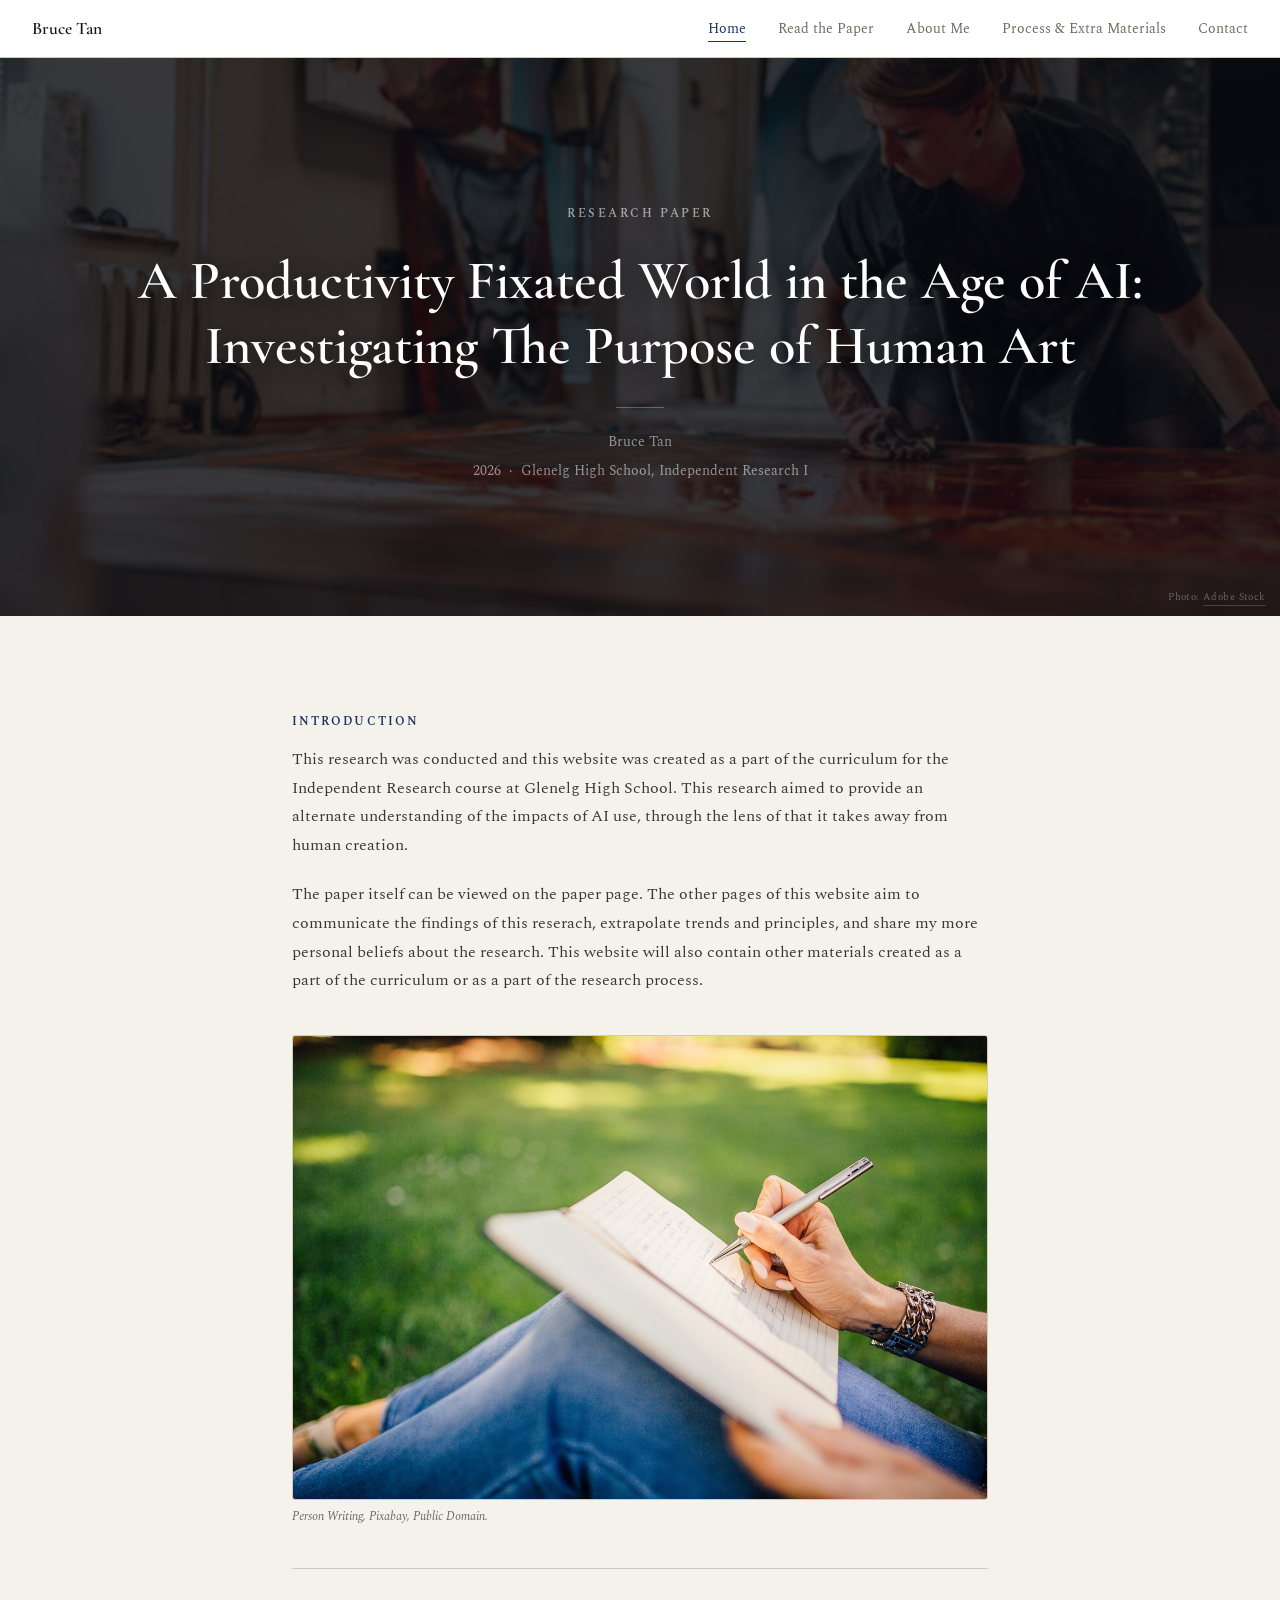
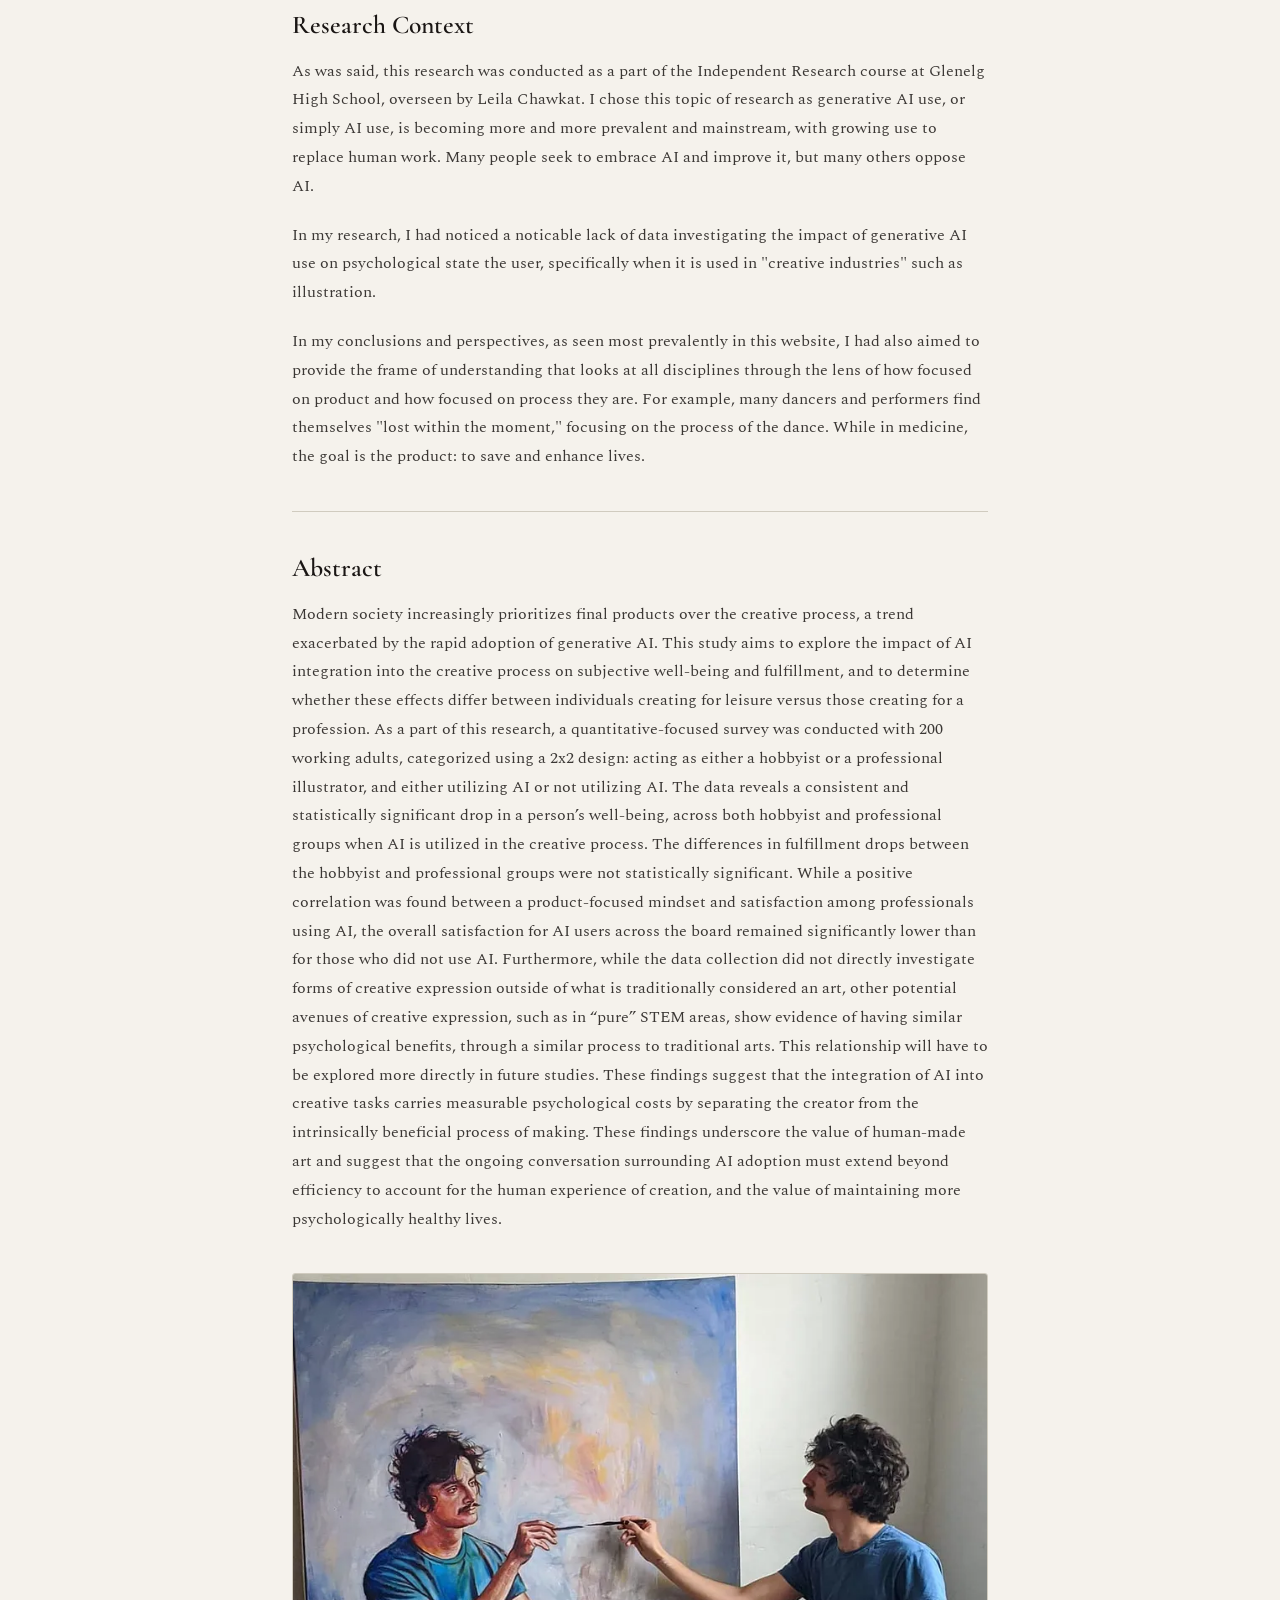
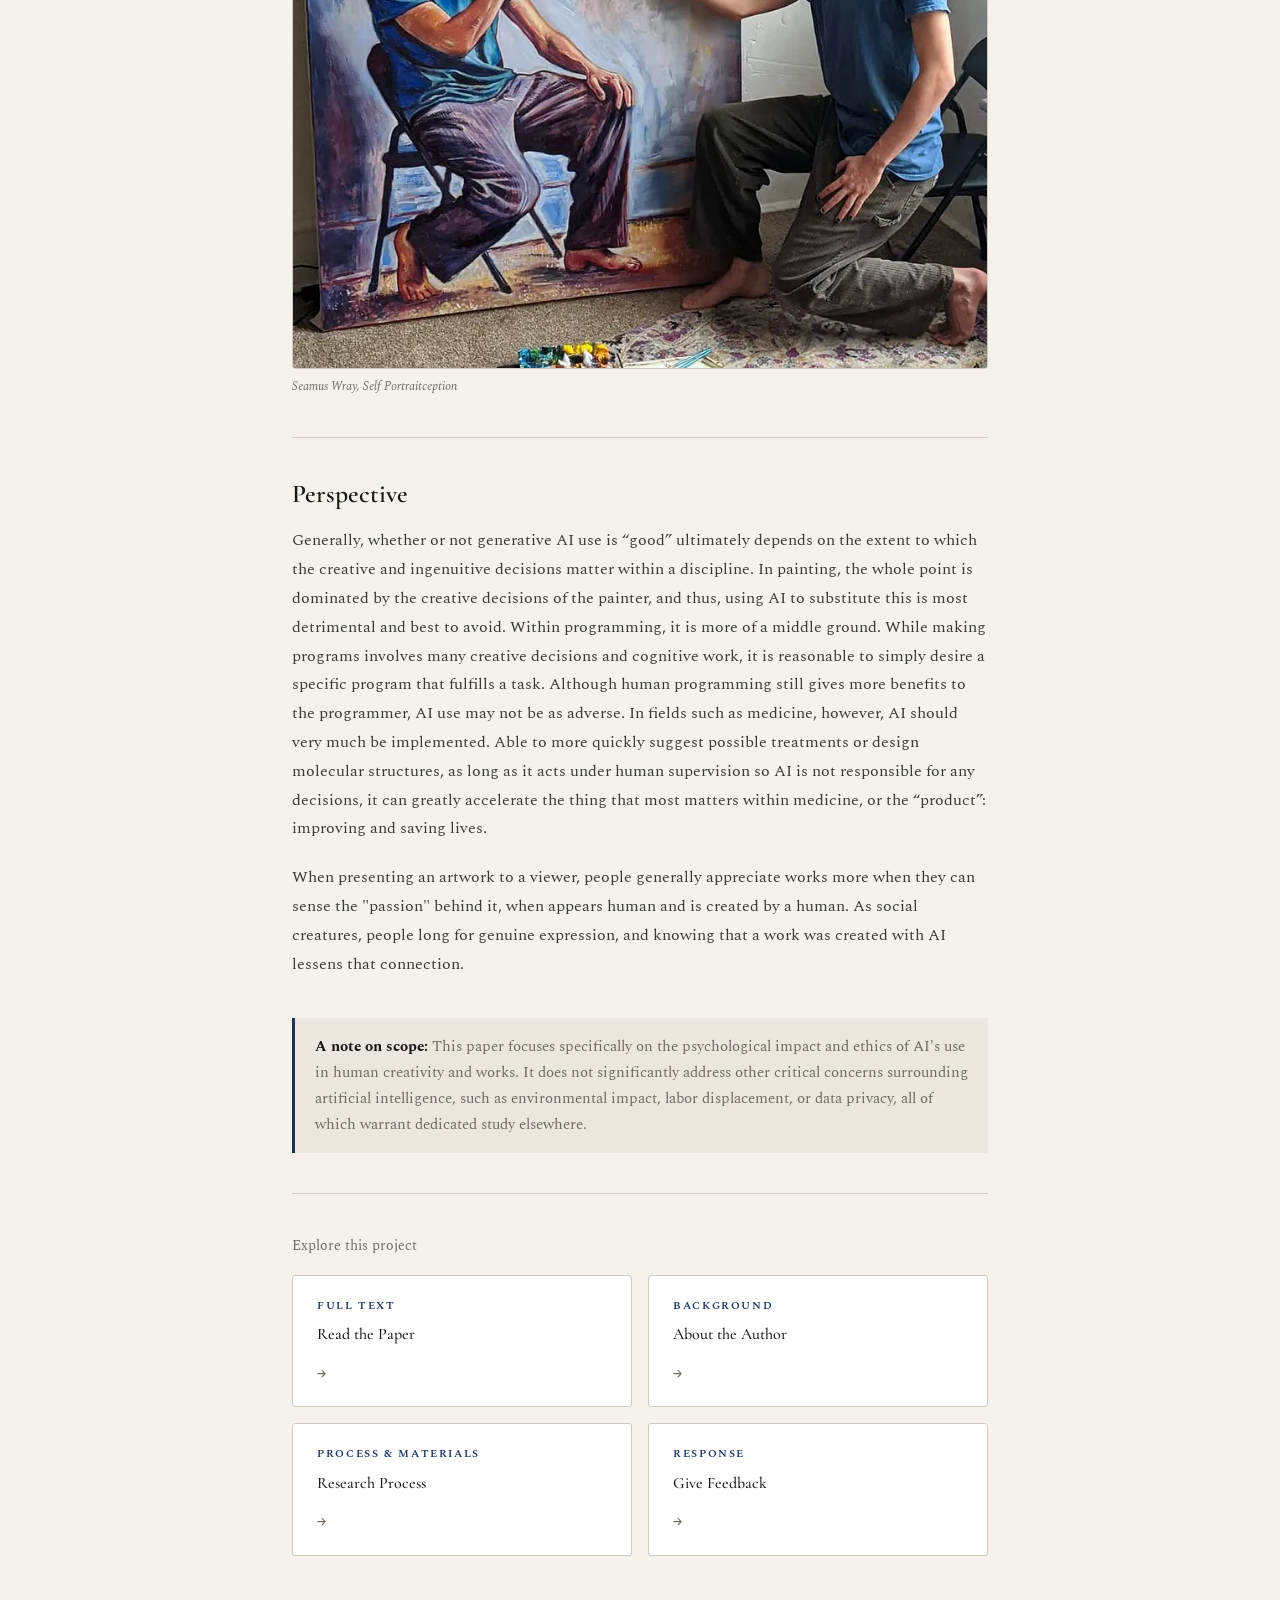
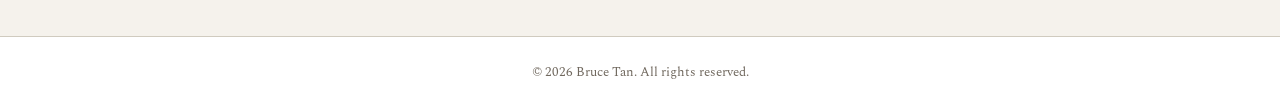
<file: index.html>
<!DOCTYPE html>
<html lang="en">
<head>
    <meta charset="UTF-8" />
    <meta name="viewport" content="width=device-width, initial-scale=1.0" />
    <meta name="description" content="Research paper by Bruce Tan investigating the purpose of human art in an AI-dominated, productivity-fixated world." />
    <meta name="robots" content="noindex, nofollow" />
    <title>A Productivity Fixated World in the Age of AI: Investigating The Purpose of Human Art — Research</title>

    <link rel="preconnect" href="https://fonts.googleapis.com" />
    <link rel="preconnect" href="https://fonts.gstatic.com" crossorigin />
    <link href="https://fonts.googleapis.com/css2?family=Cormorant+Garamond:ital,wght@0,500;0,600;0,700;1,500;1,600&family=Spectral:ital,wght@0,400;0,500;0,600;1,400&display=swap" rel="stylesheet" />

    <link rel="stylesheet" href="style.css" />

    <style>
        /* Title page block */
        .hero {
           position: relative;
           text-align: center;
 
           background-image: url('image.jpg');
 
           background-size: cover;
           background-position: center;
           background-repeat: no-repeat;
 
           /* Fallback colour shown while image loads or if path is wrong */
           background-color: #1c1c1c;
 
           min-height: 62vh;
           display: flex;
           flex-direction: column;
           align-items: center;
           justify-content: center;
           padding: 5rem 2rem 4rem;
 
           border-bottom: none;
           margin-bottom: 3rem;
       }
 
       /* Dark overlay */
       .hero::before {
           content: '';
           position: absolute;
           inset: 0;
           background: rgba(10, 10, 14, 0.8);
           z-index: 0;
       }
 
       /* Lift above overlay */
       .hero > * {
           position: relative;
           z-index: 1;
       }
 
       .hero-eyebrow {
           font-size: 0.72rem;
           font-weight: 600;
           letter-spacing: 0.22em;
           text-transform: uppercase;
           color: rgba(255, 255, 255, 0.55);
           margin-bottom: 1.5rem;
       }
 
       .hero-title {
           font-family: 'Cormorant Garamond', serif;
           font-size: clamp(2rem, 5.5vw, 3.4rem);
           font-weight: 600;
           line-height: 1.2;
           color: #ffffff;
           margin-bottom: 1.75rem;
           text-shadow: 0 2px 24px rgba(0, 0, 0, 0.45);
       }
 
       /* Thin rule between title and metadata */
       .hero-rule {
           width: 48px;
           height: 1px;
           background: rgba(255, 255, 255, 0.28);
           margin: 0 auto 1.25rem;
       }
 
       .hero-meta {
           font-size: 0.9rem;
           color: rgba(255, 255, 255, 0.52);
           line-height: 2;
       }
       .hero-meta span { display: block; }
 
       .hero-attribution {
           position: absolute;
           bottom: 0.6rem;
           right: 0.9rem;
           z-index: 2;
           font-size: 0.65rem;
           letter-spacing: 0.04em;
           color: rgba(255, 255, 255, 0.32);
       }
       .hero-attribution a {
           color: inherit;
           text-decoration: none;
           border-bottom: 1px solid rgba(255, 255, 255, 0.18);
       }
       .hero-attribution a:hover {
           color: rgba(255, 255, 255, 0.6);
       }

        .nav-section-intro {
            font-size: 0.85rem;
            color: var(--text-muted);
            margin-bottom: 1rem;
        }

        /* images */
        figure {
            margin: 2rem 0;
        }
 
        figure img {
            width: 100%;
            display: block;
            border-radius: 3px;
            border: 1px solid var(--border);
        }
 
        figcaption {
            font-size: 0.75rem;
            color: var(--text-muted);
            font-style: italic;
            margin-top: 0.4rem;
        }
    </style>
</head>
<body>

    <nav>
        <a href="index.html" class="nav-brand">Bruce Tan</a>

        <button class="nav-toggle" aria-label="Toggle navigation">
            <span></span><span></span><span></span>
        </button>

        <ul class="nav-links">
            <li><a href="index.html" class="active">Home</a></li>
            <li><a href="paper.html">Read the Paper</a></li>
            <li><a href="about.html">About Me</a></li>
            <li><a href="research.html">Process & Extra Materials</a></li>
            <li><a href="contact.html">Contact</a></li>
        </ul>
    </nav>
    <!-- Title page -->
    <header class="hero">
        <p class="hero-eyebrow">Research Paper</p>
        <h1 class="hero-title">A Productivity Fixated World in the Age of AI: Investigating The Purpose of Human Art</h1>
        <div class="hero-rule"></div>
        <div class="hero-meta">
            <span>Bruce Tan</span>
            <span>2026 &nbsp;&middot;&nbsp; Glenelg High School, Independent Research I</span>
        </div>

        <p class="hero-attribution">
            Photo: <a href="#" target="_blank" rel="noopener">Adobe Stock</a>
        </p>
    </header>
    <main>

        <!-- Topic sentence / intro paragraph -->
        <section class="content-section">
            <span class="section-label">Introduction</span>
            <p>This research was conducted and this website was created as a part of the curriculum for the Independent Research course at Glenelg High School. This research aimed to provide an alternate understanding of the impacts of AI use, through the lens of that it takes away from human creation.</p>
            <p>The paper itself can be viewed on the paper page<!--, or at the journal publication at [insert link]-->. The other pages of this website aim to communicate the findings of this reserach, extrapolate trends and principles, and share my more personal beliefs about the research. This website will also contain other materials created as a part of the curriculum or as a part of the research process.</p>
        </section>

        <figure>
            <img src="image.png" alt="Someone writing in a book" />
            <figcaption>Person Writing, Pixabay, Public Domain.</figcaption>
        </figure>

        <hr class="divider" />

        <!-- Context for how and where this was written -->
        <section class="content-section">
            <h2>Research Context</h2>
            <p>As was said, this research was conducted as a part of the Independent Research course at Glenelg High School, overseen by Leila Chawkat. I chose this topic of research as generative AI use, or simply AI use, is becoming more and more prevalent and mainstream, with growing use to replace human work. Many people seek to embrace AI and improve it, but many others oppose AI.</p>
            <p>In my research, I had noticed a noticable lack of data investigating the impact of generative AI use on psychological state the user, specifically when it is used in "creative industries" such as illustration.</p>
            <p>In my conclusions and perspectives, as seen most prevalently in this website, I had also aimed to provide the frame of understanding that looks at all disciplines through the lens of how focused on product and how focused on process they are. For example, many dancers and performers find themselves "lost within the moment," focusing on the process of the dance. While in medicine, the goal is the product: to save and enhance lives.</p>
        </section>

        <hr class="divider" />
        
        <!-- Abstract -->
        <section class="content-section">
            <h2>Abstract</h2>
            <p>Modern society increasingly prioritizes final products over the creative process, a trend exacerbated by the rapid adoption of generative AI. This study aims to explore the impact of AI integration into the creative process on subjective well-being and fulfillment, and to determine whether these effects differ between individuals creating for leisure versus those creating for a profession. As a part of this research, a quantitative-focused survey was conducted with 200 working adults, categorized using a 2x2 design: acting as either a hobbyist or a professional illustrator, and either utilizing AI or not utilizing AI. The data reveals a consistent and statistically significant drop in a person’s well-being, across both hobbyist and professional groups when AI is utilized in the creative process. The differences in fulfillment drops between the hobbyist and professional groups were not statistically significant. While a positive correlation was found between a product-focused mindset and satisfaction among professionals using AI, the overall satisfaction for AI users across the board remained significantly lower than for those who did not use AI. Furthermore, while the data collection did not directly investigate forms of creative expression outside of what is traditionally considered an art, other potential avenues of creative expression, such as in “pure” STEM areas, show evidence of having similar psychological benefits, through a similar process to traditional arts. This relationship will have to be explored more directly in future studies. These findings suggest that the integration of AI into creative tasks carries measurable psychological costs by separating the creator from the intrinsically beneficial process of making. These findings underscore the value of human-made art and suggest that the ongoing conversation surrounding AI adoption must extend beyond efficiency to account for the human experience of creation, and the value of maintaining more psychologically healthy lives.</p>
        </section>

        <figure>
            <img src="image.webp" alt="Man painting himself painting himself" />
            <figcaption>Seamus Wray, Self Portraitception</figcaption>
        </figure>

        <hr class="divider" />

        <!-- Personal perspective -->
        <section class="content-section">
            <h2>Perspective</h2>
            <p>Generally, whether or not generative AI use is “good” ultimately depends on the extent to which the creative and ingenuitive decisions matter within a discipline. In painting, the whole point is dominated by the creative decisions of the painter, and thus, using AI to substitute this is most detrimental and best to avoid. Within programming, it is more of a middle ground. While making programs involves many creative decisions and cognitive work, it is reasonable to simply desire a specific program that fulfills a task. Although human programming still gives more benefits to the programmer, AI use may not be as adverse. In fields such as medicine, however, AI should very much be implemented. Able to more quickly suggest possible treatments or design molecular structures, as long as it acts under human supervision so AI is not responsible for any decisions, it can greatly accelerate the thing that most matters within medicine, or the “product”: improving and saving lives.</p>
            <p>When presenting an artwork to a viewer, people generally appreciate works more when they can sense the "passion" behind it, when appears human and is created by a human. As social creatures, people long for genuine expression, and knowing that a work was created with AI lessens that connection.</p>
        </section>

        <!-- Scope clarification  -->
        <div class="scope">
            <strong>A note on scope:</strong> This paper focuses specifically on the psychological impact and ethics of AI's use in human creativity and works. It does not significantly address other critical concerns surrounding artificial intelligence, such as environmental impact, labor displacement, or data privacy, all of which warrant dedicated study elsewhere.
        </div>

        <hr class="divider" />

        <!-- Navigation grid to the other pages -->
        <section>
            <p class="nav-section-intro">Explore this project</p>
            <div class="nav-grid">
                <a href="paper.html" class="nav-card">
                    <span class="nav-card-label">Full Text</span>
                    <span class="nav-card-title">Read the Paper</span>
                    <span class="nav-card-arrow">→</span>
                </a>
                <a href="about.html" class="nav-card">
                    <span class="nav-card-label">Background</span>
                    <span class="nav-card-title">About the Author</span>
                    <span class="nav-card-arrow">→</span>
                </a>
                <a href="research.html" class="nav-card">
                    <span class="nav-card-label">Process &amp; Materials</span>
                    <span class="nav-card-title">Research Process</span>
                    <span class="nav-card-arrow">→</span>
                </a>
                <a href="contact.html" class="nav-card">
                    <span class="nav-card-label">Response</span>
                    <span class="nav-card-title">Give Feedback</span>
                    <span class="nav-card-arrow">→</span>
                </a>
            </div>
        </section>

    </main>

    <footer>
        <p class="footer-text">&copy; 2026 Bruce Tan. All rights reserved.</p>
    </footer>

    <script src="main.js"></script>

</body>
</html>
</file>
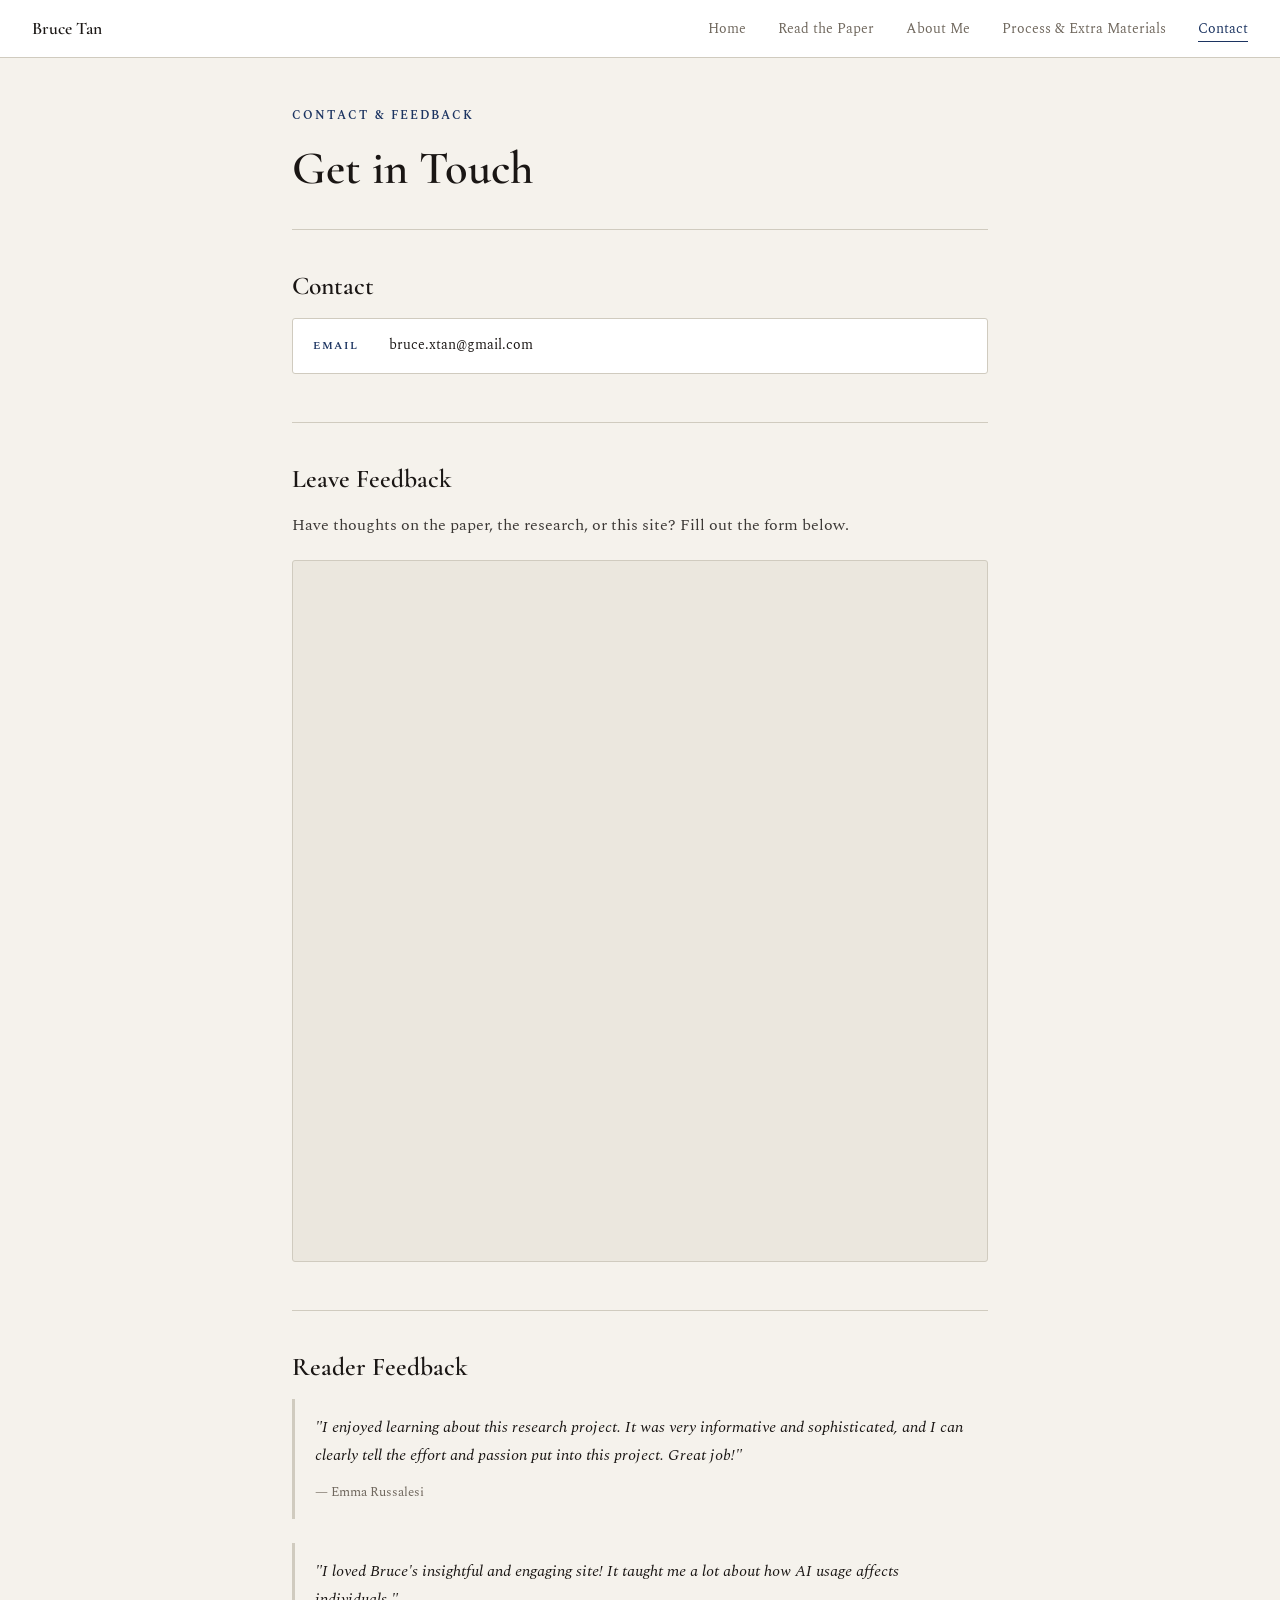
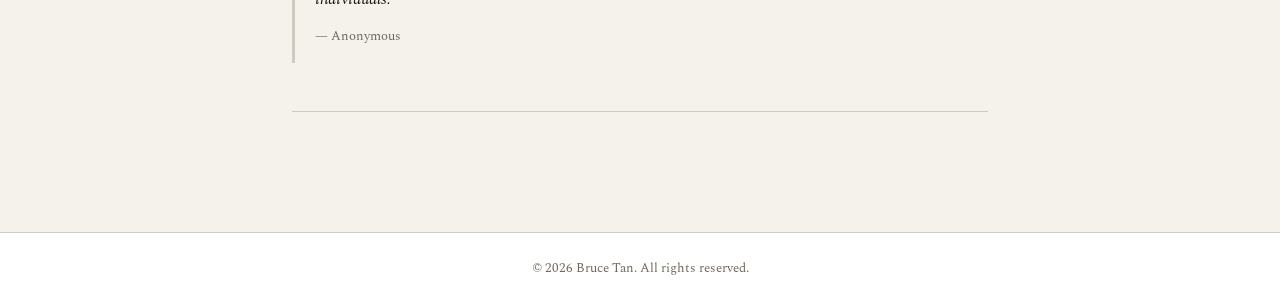
<file: contact.html>
<!DOCTYPE html>
<html lang="en">
<head>
    <meta charset="UTF-8" />
    <meta name="viewport" content="width=device-width, initial-scale=1.0" />
    <meta name="robots" content="noindex, nofollow" />
    <title>Contact — A Productivity Fixated World in the Age of AI: Investigating The Purpose of Human Art</title>

    <link rel="preconnect" href="https://fonts.googleapis.com" />
    <link rel="preconnect" href="https://fonts.gstatic.com" crossorigin />
    <link href="https://fonts.googleapis.com/css2?family=Cormorant+Garamond:ital,wght@0,500;0,600;0,700;1,500;1,600&family=Spectral:ital,wght@0,400;0,500;0,600;1,400&display=swap" rel="stylesheet" />

    <link rel="stylesheet" href="style.css" />

    <style>
        .page-header {
            padding-bottom: 2rem;
            border-bottom: 1px solid var(--border);
            margin-bottom: 2.5rem;
        }

        /* Contact info row */
        .contact-row {
            display: flex;
            align-items: center;
            gap: 1rem;
            padding: 0.9rem 1.25rem;
            background: var(--white);
            border: 1px solid var(--border);
            border-radius: 3px;
            margin-bottom: 0.75rem;
        }

        .contact-label {
            font-size: 0.7rem;
            font-weight: 600;
            letter-spacing: 0.15em;
            text-transform: uppercase;
            color: var(--accent);
            min-width: 60px;
            flex-shrink: 0;
        }

        .contact-value {
            font-size: 0.9rem;
            color: var(--text);
        }

        .embed-wrapper.form-embed iframe { height: 700px; }

        /* Feedback quote blocks */
        .quote-list {
            display: flex;
            flex-direction: column;
            gap: 1.5rem;
        }

        .quote-block {
            border-left: 3px solid var(--border);
            padding: 0.85rem 1.25rem;
        }

        .quote-block blockquote {
            font-style: italic;
            color: var(--text);
            line-height: 1.75;
            margin-bottom: 0.5rem;
        }

        .quote-block cite {
            font-size: 0.8rem;
            color: var(--text-muted);
            font-style: normal;
        }

        /* Q&A */
        .qa-list {
            display: flex;
            flex-direction: column;
            gap: 1.75rem;
        }

        .qa-question {
            font-family: 'Cormorant Garamond', serif;
            font-size: 1.1rem;
            font-weight: 600;
            color: var(--text);
            margin-bottom: 0.5rem;
        }

        .qa-answer {
            font-size: 0.92rem;
            color: rgba(26, 22, 20, 0.85);
            line-height: 1.8;
        }

        .contact-section { margin-bottom: 3rem; }
    </style>
</head>
<body>

    <nav>
        <a href="index.html" class="nav-brand">Bruce Tan</a>

        <button class="nav-toggle" aria-label="Toggle navigation">
            <span></span><span></span><span></span>
        </button>

        <ul class="nav-links">
            <li><a href="index.html">Home</a></li>
            <li><a href="paper.html">Read the Paper</a></li>
            <li><a href="about.html">About Me</a></li>
            <li><a href="research.html">Process & Extra Materials</a></li>
            <li><a href="contact.html" class="active">Contact</a></li>
        </ul>
    </nav>

    <main>

        <header class="page-header">
            <span class="section-label">Contact &amp; Feedback</span>
            <h1>Get in Touch</h1>
        </header>

        <!-- Contact information -->
        <section class="contact-section">
            <h2>Contact</h2>

            <div class="contact-row">
                <span class="contact-label">Email</span>
                <a href="mailto:bruce.xtan@gmail.com" class="contact-value">bruce.xtan@gmail.com</a>
            </div>

        </section>

        <hr class="divider" />

        <!-- Google Form embed for feedback -->
        <section class="contact-section">
            <h2>Leave Feedback</h2>
            <p>Have thoughts on the paper, the research, or this site? Fill out the form below.</p>

            <!-- Replace src with your Google Form embed URL -->
            <div class="embed-wrapper form-embed">
                <iframe
                    src="https://forms.gle/xUWghZq2WjW25V75A"
                    title="Feedback Form"
                    marginheight="0"
                    marginwidth="0"
                >Loading&hellip;</iframe>
            </div>
        </section>

        <hr class="divider" />

        <!-- Quotes from reader feedback -->
        <section class="contact-section">
            <h2>Reader Feedback</h2>

            <div class="quote-list">
                <div class="quote-block">
                    <blockquote>"I enjoyed learning about this research project. It was very informative and sophisticated, and I can clearly tell the effort and passion put into this project. Great job!"</blockquote>
                    <cite>&mdash; Emma Russalesi</cite>
                </div>
                <div class="quote-block">
                    <blockquote>"I loved Bruce's insightful and engaging site! It taught me a lot about how AI usage affects individuals."</blockquote>
                    <cite>&mdash; Anonymous</cite>
                </div>
            </div>
        </section>

        <hr class="divider" />

        <!-- Q&A -->
        <!-- <section class="contact-section">
            <h2>Q&amp;A</h2>
            <p>[PLACEHOLDER: If recurring questions come up in feedback, address here.]</p>

            <div class="qa-list">
                <div>
                    <p class="qa-question">Q: [PLACEHOLDER: Question]</p>
                    <p class="qa-answer">A: [PLACEHOLDER: Answer]</p>
                </div>
                <div>
                    <p class="qa-question">Q: [PLACEHOLDER: Question]</p>
                    <p class="qa-answer">A: [PLACEHOLDER: Answer]</p>
                </div>
            </div>
        </section> -->

    </main>

    <footer>
        <p class="footer-text">&copy; 2026 Bruce Tan. All rights reserved.</p>
    </footer>

    <script src="main.js"></script>

</body>
</html>
</file>
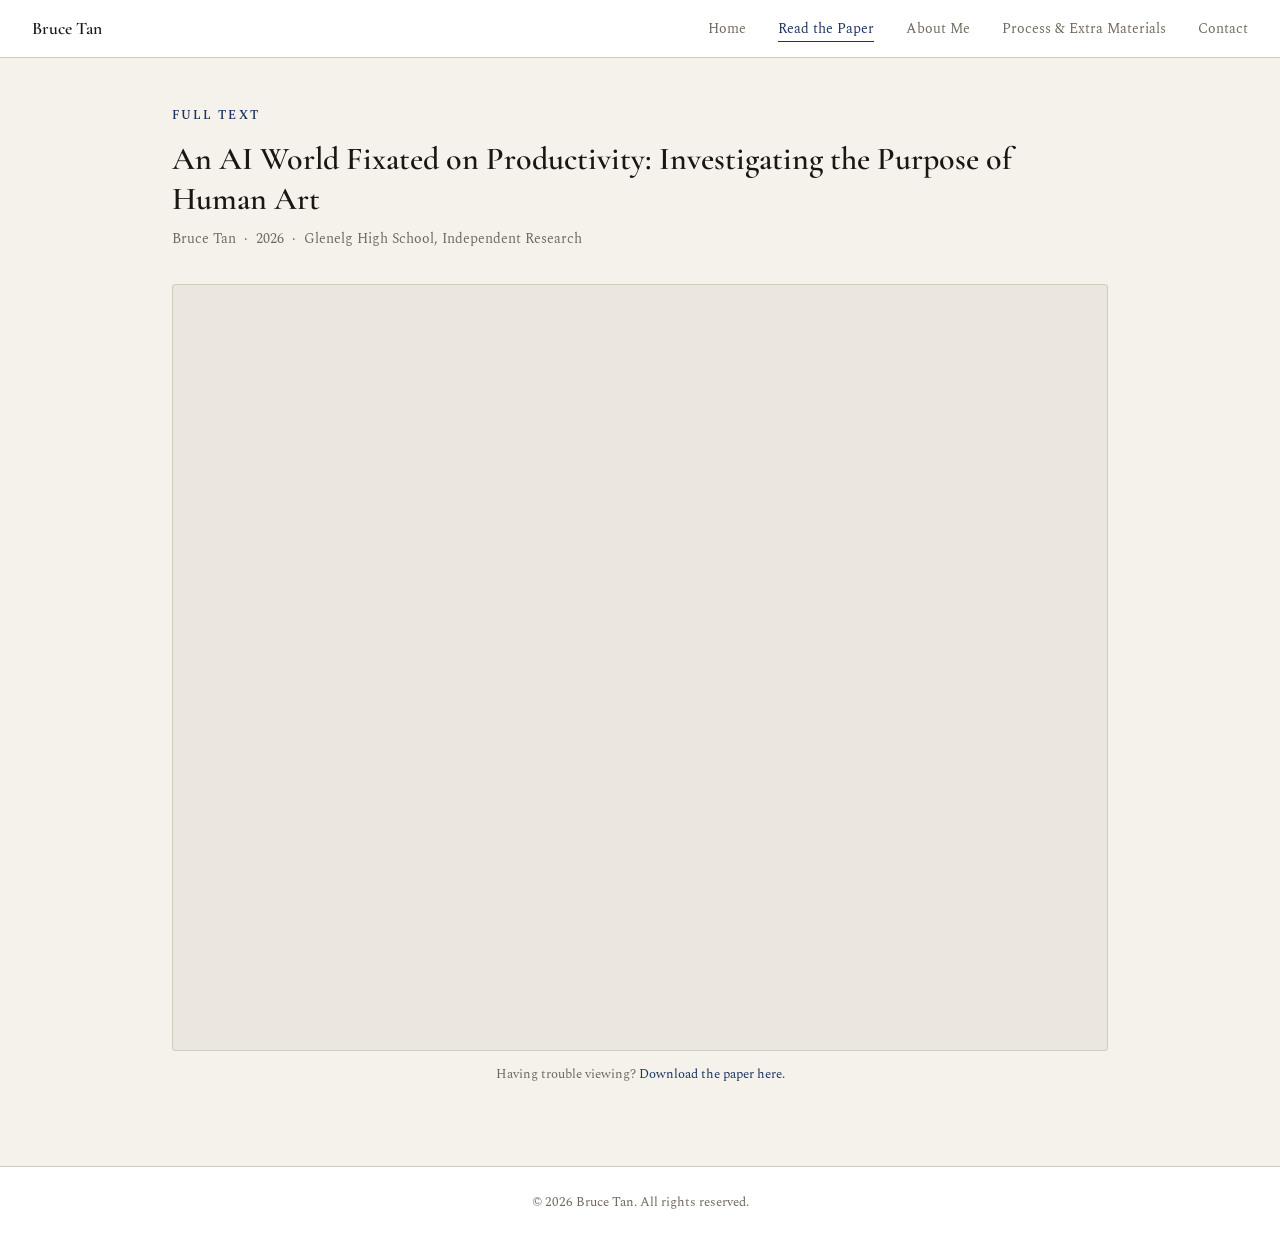
<file: paper.html>
<!DOCTYPE html>
<html lang="en">
<head>
    <meta charset="UTF-8" />
    <meta name="viewport" content="width=device-width, initial-scale=1.0" />
    <meta name="robots" content="noindex, nofollow" />
    <title>Paper — A Productivity Fixated World in the Age of AI: Investigating The Purpose of Human Art</title>

    <link rel="preconnect" href="https://fonts.googleapis.com" />
    <link rel="preconnect" href="https://fonts.gstatic.com" crossorigin />
    <link href="https://fonts.googleapis.com/css2?family=Cormorant+Garamond:ital,wght@0,500;0,600;0,700;1,500;1,600&family=Spectral:ital,wght@0,400;0,500;0,600;1,400&display=swap" rel="stylesheet" />

    <link rel="stylesheet" href="style.css" />

    <style>
        /* Wider than default so the PDF has room */
        main { max-width: 1000px; }

        .paper-header { margin-bottom: 2rem; }

        .paper-title {
            font-size: clamp(1.4rem, 3vw, 2rem);
            margin-bottom: 0.5rem;
        }

        .paper-meta {
            font-size: 0.88rem;
            color: var(--text-muted);
        }

        .embed-wrapper iframe {
            height: 85vh;
            min-height: 520px;
        }

        .embed-note {
            font-size: 0.8rem;
            color: var(--text-muted);
            text-align: center;
            margin-top: 0.75rem;
        }
    </style>
</head>
<body>

    <nav>
        <a href="index.html" class="nav-brand">Bruce Tan</a>

        <button class="nav-toggle" aria-label="Toggle navigation">
            <span></span><span></span><span></span>
        </button>

        <ul class="nav-links">
            <li><a href="index.html">Home</a></li>
            <li><a href="paper.html" class="active">Read the Paper</a></li>
            <li><a href="about.html">About Me</a></li>
            <li><a href="research.html">Process & Extra Materials</a></li>
            <li><a href="contact.html">Contact</a></li>
        </ul>
    </nav>

    <main>

        <header class="paper-header">
            <span class="section-label">Full Text</span>
            <h1 class="paper-title">An AI World Fixated on Productivity: Investigating the Purpose of Human Art</h1>
            <p class="paper-meta">Bruce Tan &nbsp;&middot;&nbsp; 2026 &nbsp;&middot;&nbsp; Glenelg High School, Independent Research</p>
        </header>
        
        <div class="embed-wrapper">
            <iframe
                src="Bruce Tan - Synthesis Paper.pdf"
                title="Research Paper"
            ></iframe>
        </div>

        <p class="embed-note">
            Having trouble viewing? <a href="Bruce Tan - Synthesis Paper.pdf">Download the paper here.</a>
        </p>

    </main>

    <footer>
        <p class="footer-text">&copy; 2026 Bruce Tan. All rights reserved.</p>
    </footer>

    <script src="main.js"></script>

</body>
</html>
</file>
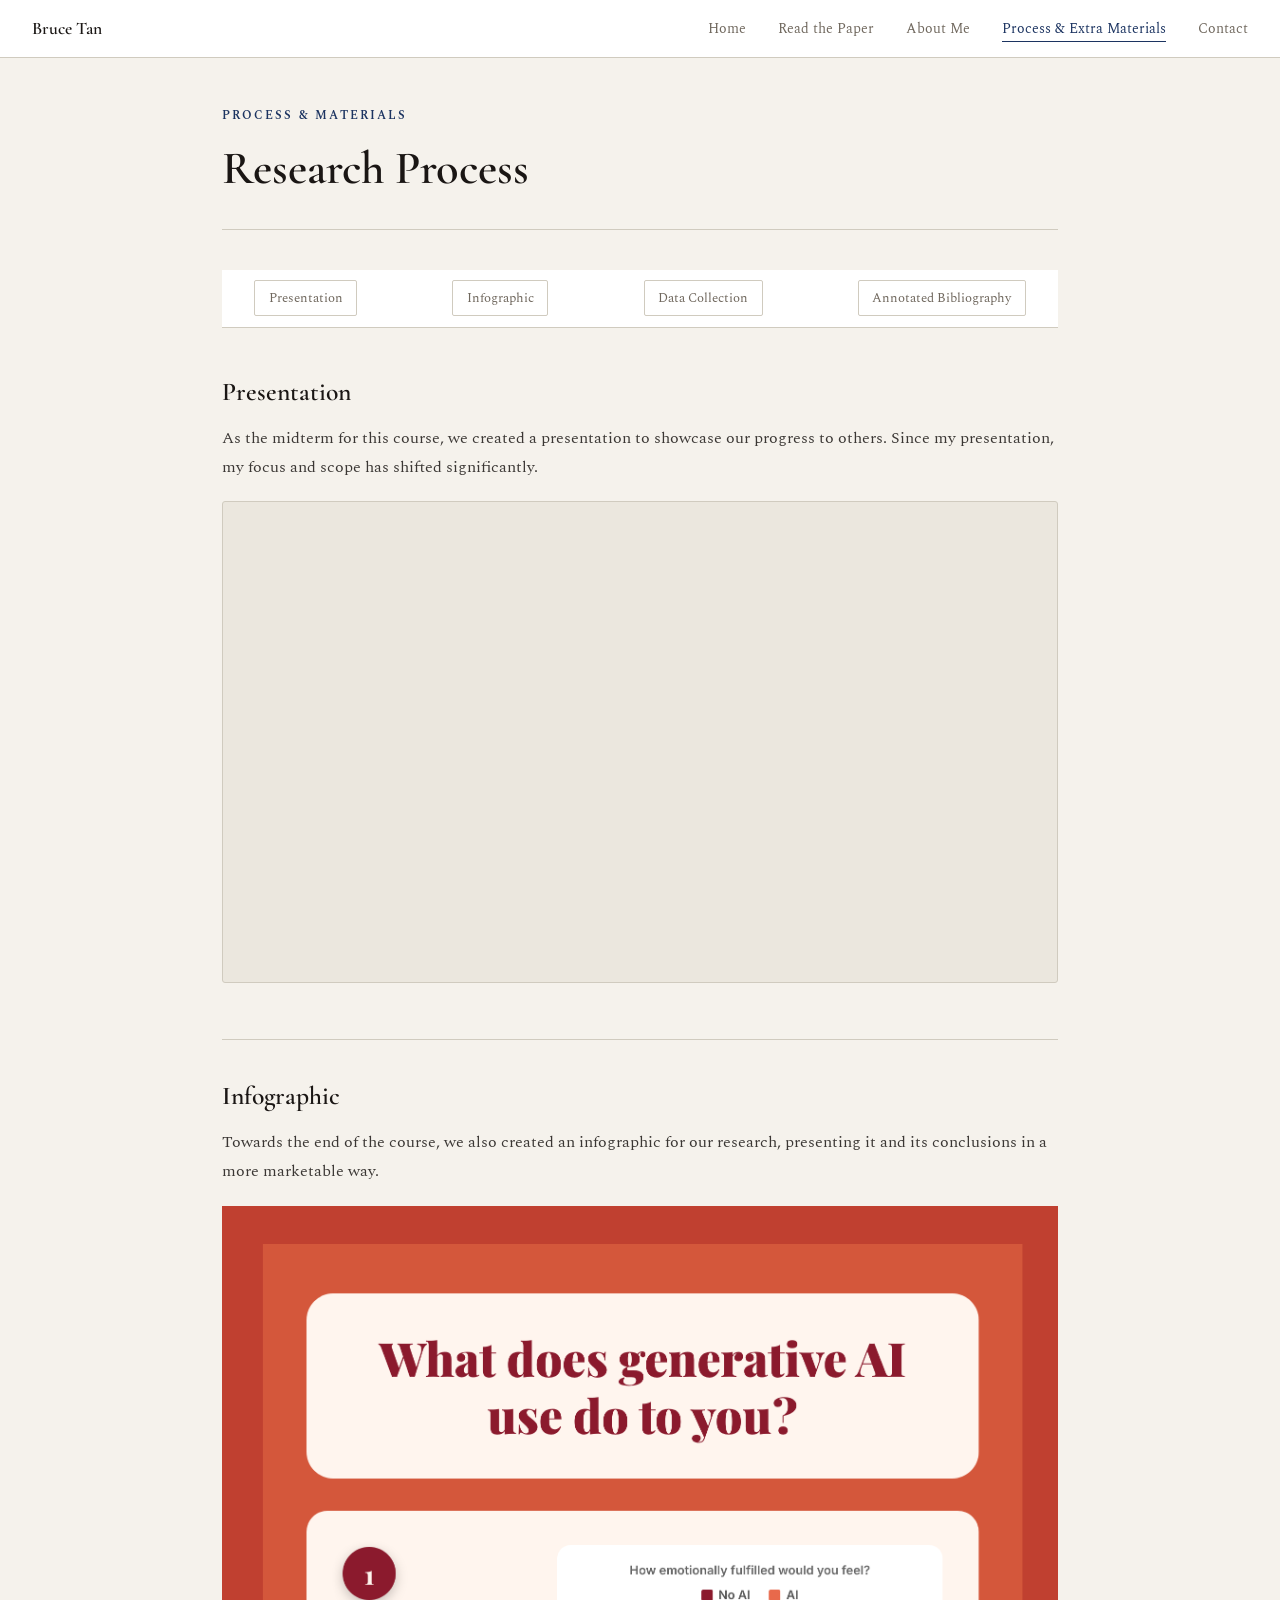
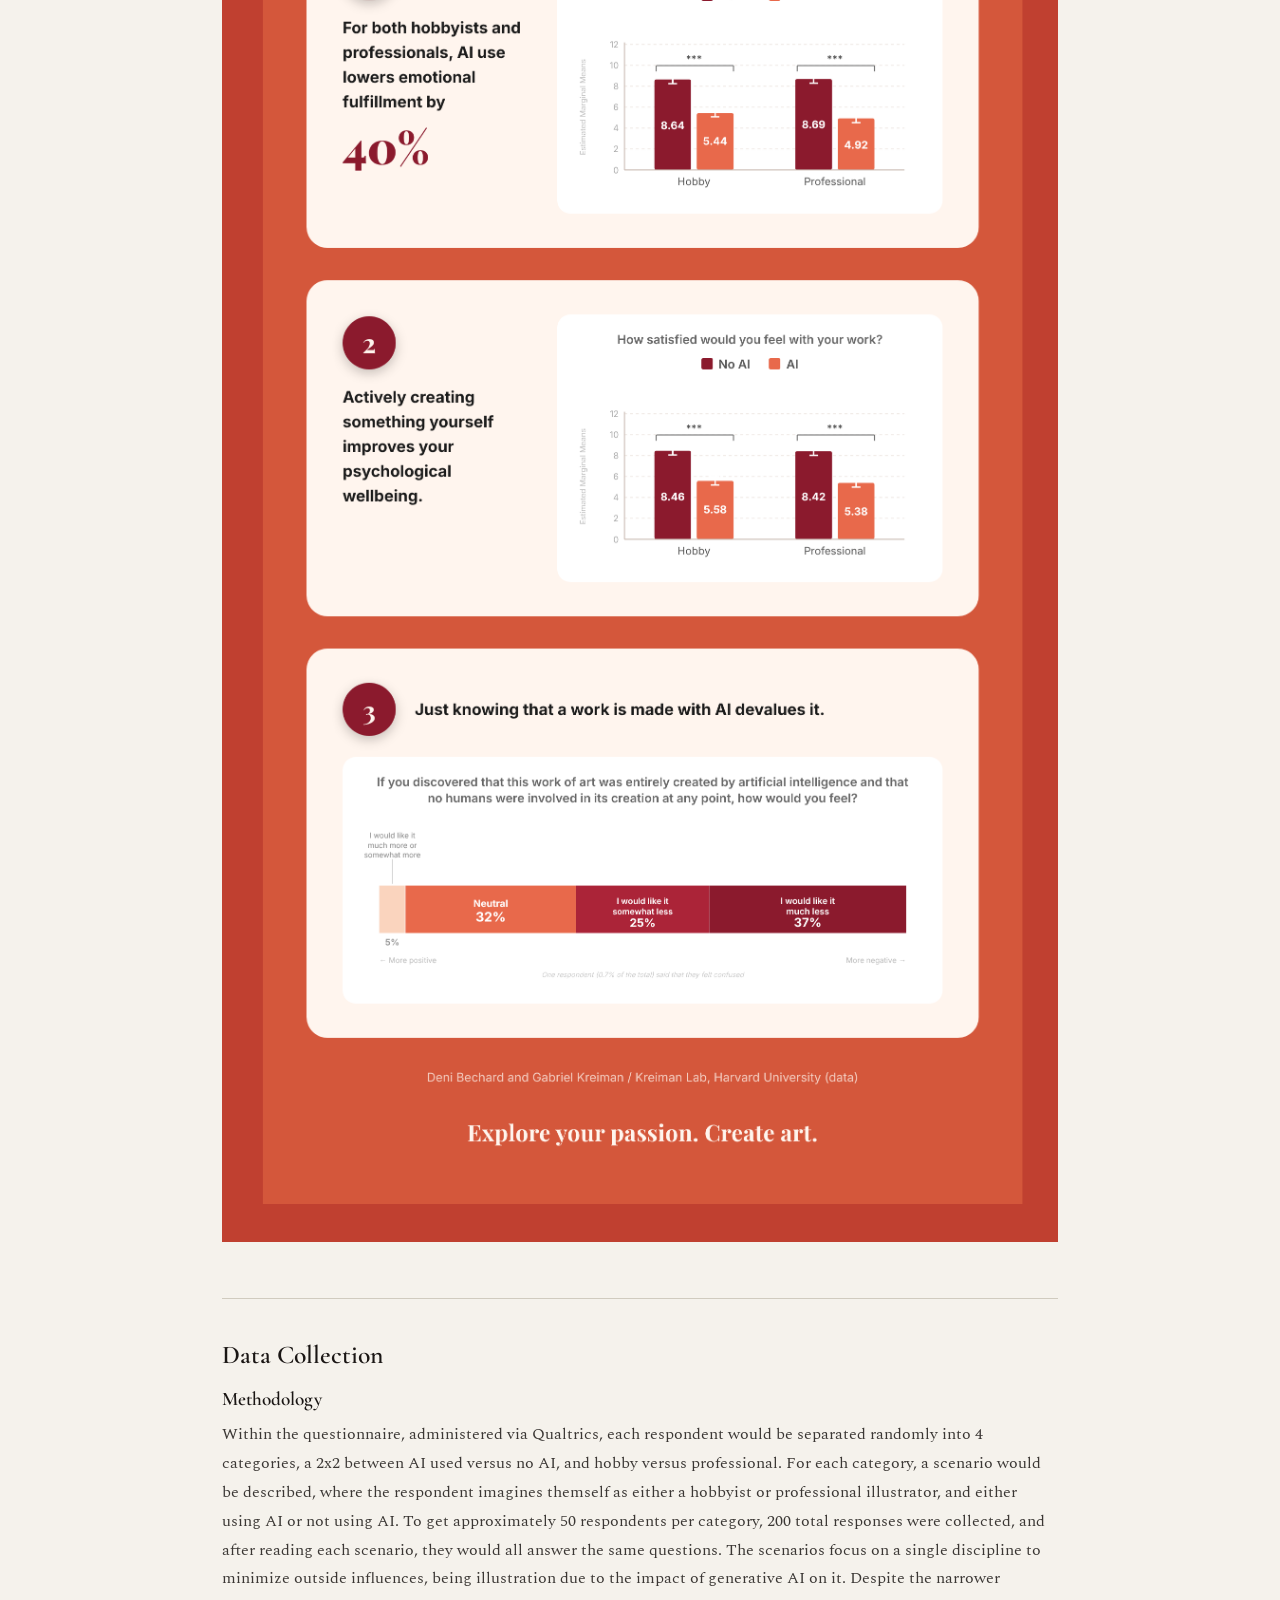
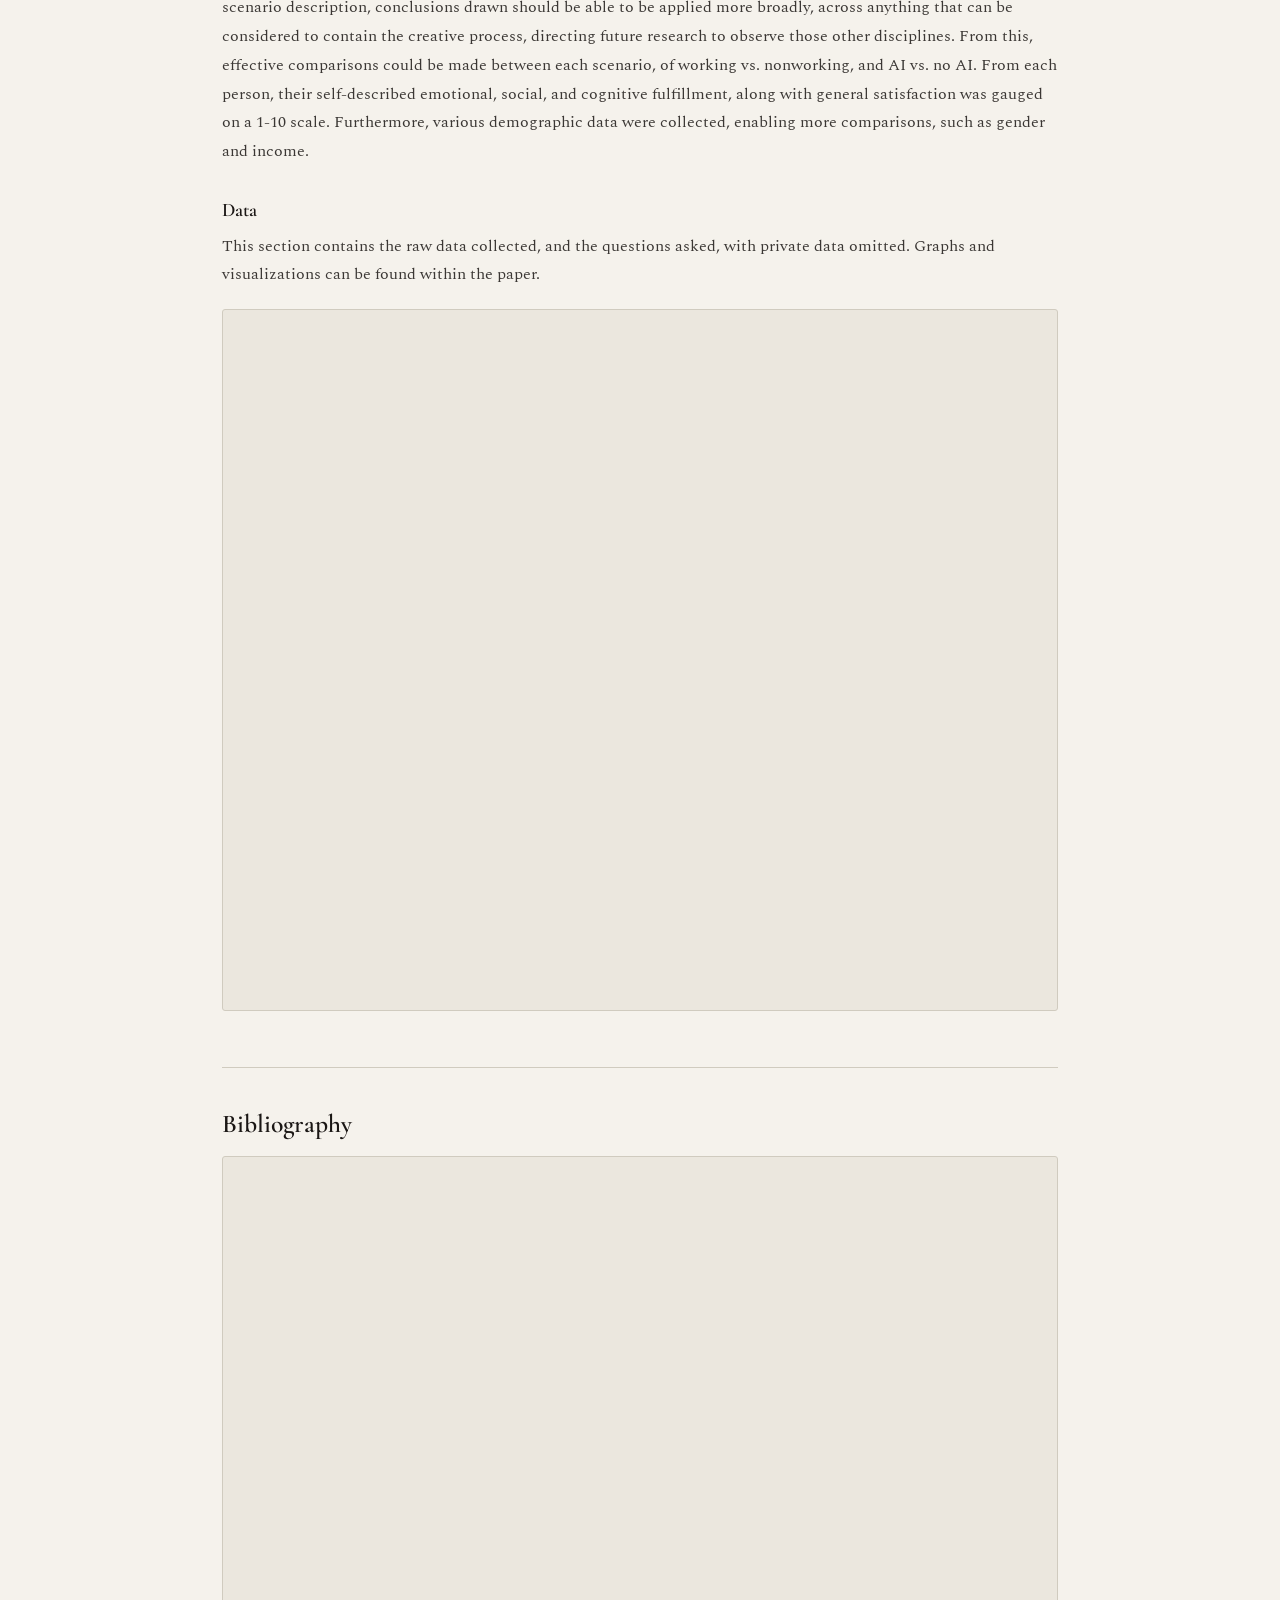
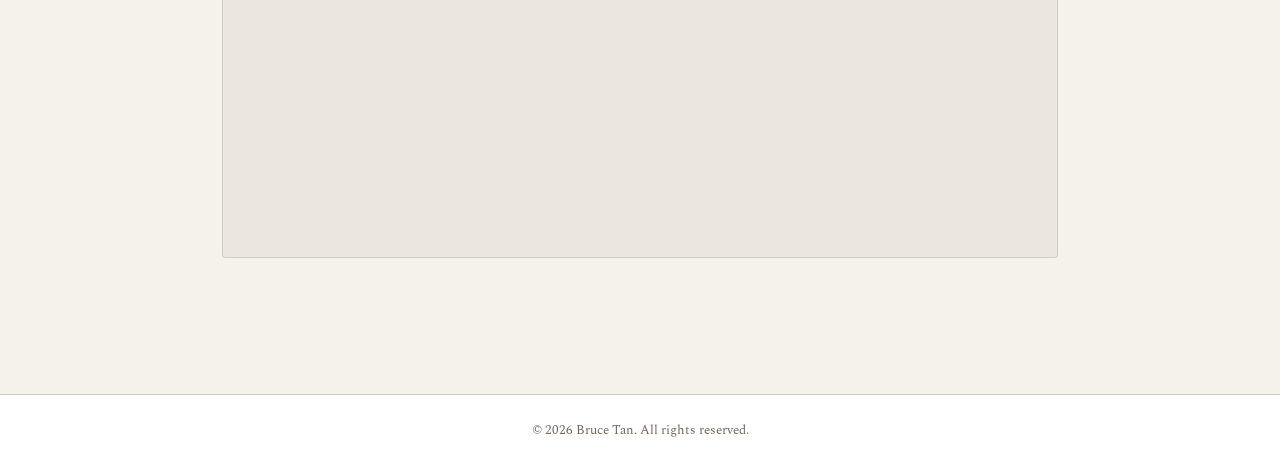
<file: research.html>
<!DOCTYPE html>
<html lang="en">
<head>
    <meta charset="UTF-8" />
    <meta name="viewport" content="width=device-width, initial-scale=1.0" />
    <meta name="robots" content="noindex, nofollow" />
    <title>Research Process — A Productivity Fixated World in the Age of AI: Investigating The Purpose of Human Art</title>

    <link rel="preconnect" href="https://fonts.googleapis.com" />
    <link rel="preconnect" href="https://fonts.gstatic.com" crossorigin />
    <link href="https://fonts.googleapis.com/css2?family=Cormorant+Garamond:ital,wght@0,500;0,600;0,700;1,500;1,600&family=Spectral:ital,wght@0,400;0,500;0,600;1,400&display=swap" rel="stylesheet" />

    <link rel="stylesheet" href="style.css" />

    <style>
        /* Bit wider than default to give embeds more room */
        main { max-width: 900px; }

        .page-header {
            padding-bottom: 2rem;
            border-bottom: 1px solid var(--border);
            margin-bottom: 2.5rem;
        }

        /* Jump links to sections on this page */
        .page-nav {
            display: flex;
            flex-wrap: wrap;
            gap: 0.5rem;
            margin-bottom: 3rem;
        }

        .page-nav a {
            font-size: 0.8rem;
            padding: 0.35rem 0.85rem;
            border: 1px solid var(--border);
            border-radius: 2px;
            color: var(--text-muted);
            transition: border-color 0.18s ease, color 0.18s ease;
        }
        .page-nav a:hover {
            border-color: var(--accent);
            color: var(--accent);
            text-decoration: none;
        }

        /* Each major section scrolls to a bit below the sticky nav */
        .research-section {
            margin-bottom: 3.5rem;
            scroll-margin-top: calc(var(--nav-height) + 1.5rem);
        }

        .embed-wrapper.slideshow iframe { height: 480px; }

        @media (max-width: 640px) {
            .embed-wrapper.slideshow iframe { height: 260px; }
        }
    </style>
</head>
<body>

    <nav>
        <a href="index.html" class="nav-brand">Bruce Tan</a>

        <button class="nav-toggle" aria-label="Toggle navigation">
            <span></span><span></span><span></span>
        </button>

        <ul class="nav-links">
            <li><a href="index.html">Home</a></li>
            <li><a href="paper.html">Read the Paper</a></li>
            <li><a href="about.html">About Me</a></li>
            <li><a href="research.html" class="active">Process & Extra Materials</a></li>
            <li><a href="contact.html">Contact</a></li>
        </ul>
    </nav>

    <main>

        <header class="page-header">
            <span class="section-label">Process &amp; Materials</span>
            <h1>Research Process</h1>
        </header>

        <!-- Jump links so the reader can go straight to a section -->
        <nav class="page-nav" aria-label="Page sections">
            <a href="#slideshow">Presentation</a>
            <a href="#infographic">Infographic</a>
            <a href="#data">Data Collection</a>
            <a href="#bibliography">Annotated Bibliography</a>
        </nav>

        <!-- Presentation slideshow embed -->
        <section id="slideshow" class="research-section">
            <h2>Presentation</h2>
            <p>As the midterm for this course, we created a presentation to showcase our progress to others. Since my presentation, my focus and scope has shifted significantly.</p>

            <div class="embed-wrapper slideshow">
                <iframe
                    src="https://docs.google.com/presentation/d/e/2PACX-1vSf6AhKr_Vv_eonDv63o8-2zjB3Irl_vHTM5-6hZYn06M9BPyfYQ3g-BRiVSSc-Lg/pubembed?start=false&loop=false&delayms=3000"
                    title="Research Presentation"
                    allowfullscreen
                ></iframe>
            </div>
        </section>

        <hr class="divider" />

        <!-- Infographic image -->
        <section id="infographic" class="research-section">
            <h2>Infographic</h2>
            <p>Towards the end of the course, we also created an infographic for our research, presenting it and its conclusions in a more marketable way.</p>

            <img class="portrait" src="infographic.png" alt="Infographic">
        </section>

        <hr class="divider" />

        <!-- Data collection methodology and data -->
        <section id="data" class="research-section">
            <h2>Data Collection</h2>

            <section style="margin-bottom: 2rem;">
                <h3>Methodology</h3>
                <p>Within the questionnaire, administered via Qualtrics, each respondent would be separated randomly into 4 categories, a 2x2 between AI used versus no AI, and hobby versus professional. For each category, a scenario would be described, where the respondent imagines themself as either a hobbyist or professional illustrator, and either using AI or not using AI. To get approximately 50 respondents per category, 200 total responses were collected, and after reading each scenario, they would all answer the same questions. The scenarios focus on a single discipline to minimize outside influences, being illustration due to the impact of generative AI on it. Despite the narrower scenario description, conclusions drawn should be able to be applied more broadly, across anything that can be considered to contain the creative process, directing future research to observe those other disciplines. From this, effective comparisons could be made between each scenario, of working vs. nonworking, and AI vs. no AI. From each person, their self-described emotional, social, and cognitive fulfillment, along with general satisfaction was gauged on a 1-10 scale. Furthermore, various demographic data were collected, enabling more comparisons, such as gender and income.</p>
            </section>

            <section>
                <h3>Data</h3>
                <p>This section contains the raw data collected, and the questions asked, with private data omitted. Graphs and visualizations can be found within the paper.</p>
                
                <div class="embed-wrapper spreadsheet">
                    <iframe
                        src="https://docs.google.com/spreadsheets/d/e/2PACX-1vRGPlciBf7LPxnJt4zg07bZ8UnCt4IYFgG5qJL_UO-Qnc5OmBfrYWxhAmTFySymVQ/pubhtml?widget=true&amp;headers=false"
                        title="Research Data"
                        style="min-height: 700px;"
                    ></iframe>
                </div>
            </section>
        </section>

        <hr class="divider" />

        <section id="bibliography" class="research-section">
            <h2>Bibliography</h2>

            <div class="embed-wrapper">
                <iframe
                    src="References_Citations.pdf"
                    title="Bibliography"
                    style="min-height: 700px;"
                ></iframe>
            </div>
        </section>

    </main>

    <footer>
        <p class="footer-text">&copy; 2026 Bruce Tan. All rights reserved.</p>
    </footer>

    <script src="main.js"></script>

</body>
</html>
</file>
<file: style.css>
/* Variables */
:root {
    --bg:           #f5f2ec;
    --bg-alt:       #ebe7de;
    --text:         #1a1614;
    --text-muted:   #70685e;
    --accent:       #1c3461;
    --accent-light: #dce6f2;
    --border:       #d0cbbf;
    --white:        #ffffff;
    --nav-height:   58px;
    --max-width:    760px;
}


/* Reset */
*, *::before, *::after {
    box-sizing: border-box;
    margin: 0;
    padding: 0;
}

html {
    font-size: 16px;
    scroll-behavior: smooth;
}

body {
    background: var(--bg);
    color: var(--text);
    font-family: 'Spectral', serif;
    font-weight: 400;
    line-height: 1.8;
    min-height: 100vh;
    display: flex;
    flex-direction: column;
}

a {
    color: var(--accent);
    text-decoration: none;
}
a:hover { text-decoration: underline; }

img { max-width: 100%; display: block; }


/* Typography */
h1, h2, h3, h4 {
    font-family: 'Cormorant Garamond', serif;
    color: var(--text);
    line-height: 1.25;
}

h1 { font-size: clamp(1.9rem, 4.5vw, 2.9rem); font-weight: 600; }
h2 { font-size: 1.6rem; font-weight: 600; margin-bottom: 1rem; }
h3 { font-size: 1.2rem; font-weight: 600; margin-bottom: 0.6rem; }

p {
    color: rgba(26, 22, 20, 0.85);
    margin-bottom: 1.25rem;
}
p:last-child { margin-bottom: 0; }

em { font-style: italic; }

.section-label {
    display: block;
    font-family: 'Spectral', serif;
    font-size: 0.72rem;
    font-weight: 600;
    letter-spacing: 0.18em;
    text-transform: uppercase;
    color: var(--accent);
    margin-bottom: 0.75rem;
}


/* Navigation */
nav {
    position: sticky;
    top: 0;
    z-index: 200;
    height: var(--nav-height);
    background: var(--white);
    border-bottom: 1px solid var(--border);
    display: flex;
    align-items: center;
    justify-content: space-between;
    padding: 0 2rem;
}

.nav-brand {
    font-family: 'Cormorant Garamond', serif;
    font-size: 1.1rem;
    font-weight: 600;
    color: var(--text);
    flex-shrink: 0;
}
.nav-brand:hover {
    color: var(--accent);
    text-decoration: none;
}

.nav-links {
    list-style: none;
    display: flex;
    gap: 2rem;
}
.nav-links a {
    font-size: 0.85rem;
    color: var(--text-muted);
    transition: color 0.18s ease;
}
.nav-links a:hover { color: var(--accent); text-decoration: none; }
.nav-links a.active {
    color: var(--accent);
    text-decoration: none;
    border-bottom: 1px solid var(--accent);
    padding-bottom: 2px;
}

/* Hamburger button (hidden on desktop) */
.nav-toggle {
    display: none;
    flex-direction: column;
    gap: 5px;
    background: none;
    border: none;
    cursor: pointer;
    padding: 4px;
}
.nav-toggle span {
    display: block;
    width: 22px;
    height: 2px;
    background: var(--text);
    border-radius: 1px;
    transition: all 0.2s ease;
}


/* Layout */
main {
    flex: 1;
    max-width: var(--max-width);
    width: 100%;
    margin: 0 auto;
    padding: 3rem 2rem 5rem;
}

.content-section { margin-bottom: 2.5rem; }

hr.divider {
    border: none;
    border-top: 1px solid var(--border);
    margin: 2.5rem 0;
}


/* Shared components */
.card {
    background: var(--white);
    border: 1px solid var(--border);
    border-radius: 3px;
    padding: 2rem;
}

/* Scope box with left accent border */
.scope {
    background: var(--bg-alt);
    border-left: 3px solid var(--accent);
    padding: 1rem 1.25rem;
    font-size: 0.92rem;
    color: var(--text-muted);
    line-height: 1.75;
}
.scope strong { color: var(--text); }

/* Generic wrapper for iframes (PDFs, slideshows, forms) */
.embed-wrapper {
    background: var(--bg-alt);
    border: 1px solid var(--border);
    border-radius: 3px;
    overflow: hidden;
}
.embed-wrapper iframe {
    display: block;
    width: 100%;
    border: none;
}

/* Generic image/content placeholder box */
.img-placeholder {
    background: var(--bg-alt);
    border: 1px dashed var(--border);
    border-radius: 3px;
    display: flex;
    align-items: center;
    justify-content: center;
    color: var(--text-muted);
    font-size: 0.85rem;
    text-align: center;
    padding: 2rem;
    min-height: 200px;
}


/* Buttons */
.btn {
    display: inline-block;
    padding: 0.65rem 1.5rem;
    font-family: 'Spectral', serif;
    font-size: 0.88rem;
    font-weight: 500;
    letter-spacing: 0.03em;
    border-radius: 2px;
    border: 1px solid transparent;
    cursor: pointer;
    transition: background 0.18s ease, border-color 0.18s ease, color 0.18s ease;
    text-decoration: none;
}
.btn:hover { text-decoration: none; }

.btn-primary {
    background: var(--accent);
    color: var(--white);
    border-color: var(--accent);
}
.btn-primary:hover { background: #16295a; border-color: #16295a; }

.btn-secondary {
    background: transparent;
    color: var(--accent);
    border-color: var(--accent);
}
.btn-secondary:hover { background: var(--accent-light); }


/* Bottom nav grid (index page) */
.nav-grid {
    display: grid;
    grid-template-columns: 1fr 1fr;
    gap: 1rem;
}

.nav-card {
    display: flex;
    flex-direction: column;
    gap: 0.3rem;
    padding: 1.25rem 1.5rem;
    background: var(--white);
    border: 1px solid var(--border);
    border-radius: 3px;
    text-decoration: none;
    transition: border-color 0.18s ease, background 0.18s ease;
}
.nav-card:hover {
    border-color: var(--accent);
    background: var(--accent-light);
    text-decoration: none;
}

.nav-card-label {
    font-size: 0.68rem;
    font-weight: 600;
    letter-spacing: 0.15em;
    text-transform: uppercase;
    color: var(--accent);
}
.nav-card-title {
    font-family: 'Cormorant Garamond', serif;
    font-size: 1rem;
    font-weight: 500;
    color: var(--text);
}
.nav-card-arrow {
    font-size: 0.85rem;
    color: var(--text-muted);
    margin-top: 0.5rem;
}


/* Footer */
footer {
    background: var(--white);
    border-top: 1px solid var(--border);
    padding: 1.5rem 2rem;
    text-align: center;
}

.footer-text {
    font-size: 0.8rem;
    color: var(--text-muted);
}


/* Scrollbar */
::-webkit-scrollbar { width: 5px; }
::-webkit-scrollbar-track { background: var(--bg); }
::-webkit-scrollbar-thumb { background: var(--border); border-radius: 2px; }
::-webkit-scrollbar-thumb:hover { background: var(--text-muted); }


/* Mobile */
@media (max-width: 640px) {
    nav { padding: 0 1.25rem; }
    main { padding: 2rem 1.25rem 4rem; }

    .nav-toggle { display: flex; }

    .nav-links {
        display: none;
        position: absolute;
        top: var(--nav-height);
        left: 0; right: 0;
        background: var(--white);
        border-bottom: 1px solid var(--border);
        flex-direction: column;
        gap: 0;
        padding: 0.5rem 0;
    }
    .nav-links.open { display: flex; }
    .nav-links li a {
        display: block;
        padding: 0.75rem 1.5rem;
        border-bottom: none;
    }

    .nav-grid { grid-template-columns: 1fr; }
}
</file>
